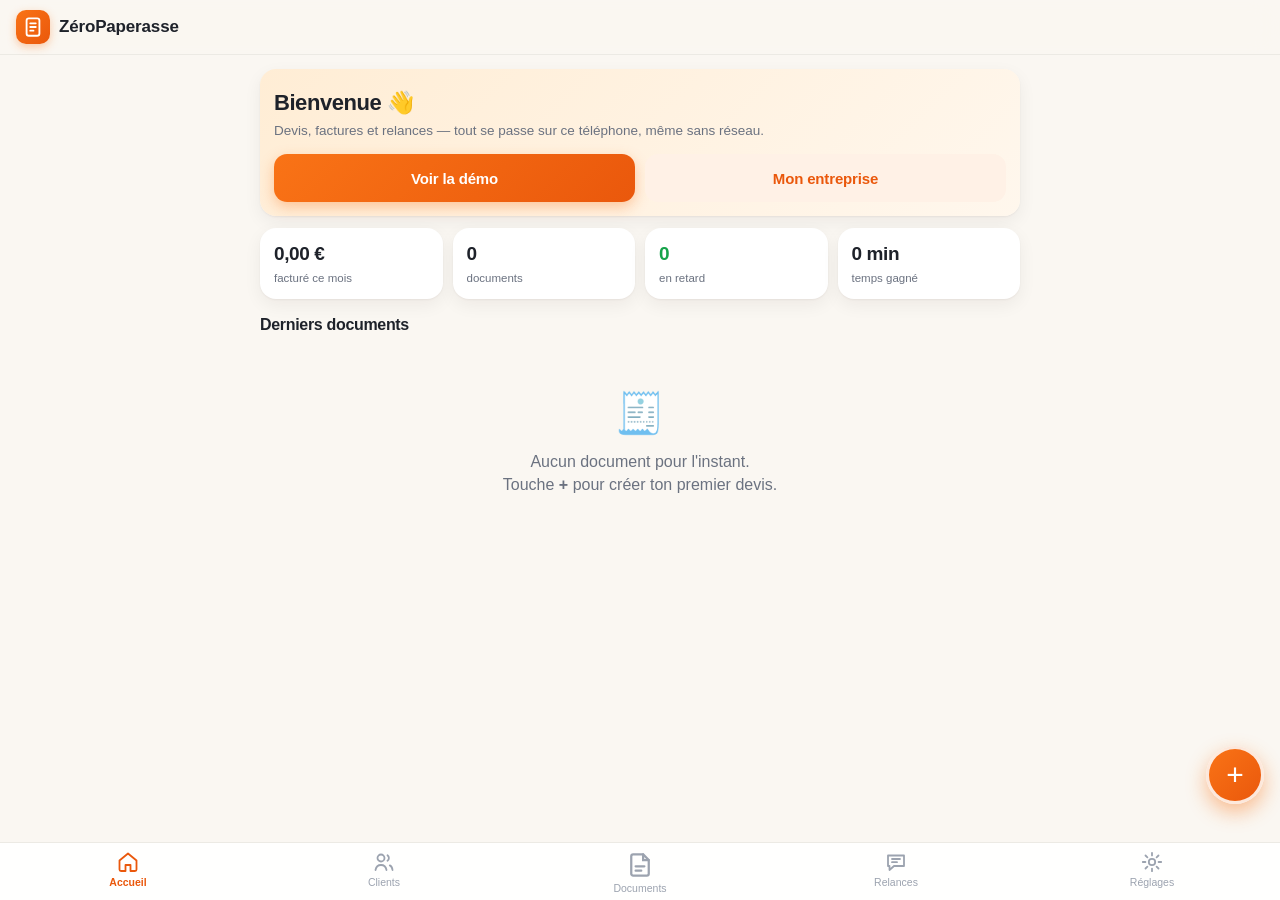
<file: index.html>
<!doctype html>
<html lang="fr">
<head>
<meta charset="utf-8">
<meta name="viewport" content="width=device-width, initial-scale=1, viewport-fit=cover, user-scalable=no">
<title>ZéroPaperasse</title>
<meta name="description" content="Devis, factures, relances et sauvegardes — sans y penser.">
<meta name="theme-color" content="#f97316">
<link rel="manifest" href="manifest.webmanifest">
<link rel="apple-touch-icon" href="icons/icon-180.png">
<meta name="apple-mobile-web-app-capable" content="yes">
<meta name="mobile-web-app-capable" content="yes">
<meta name="apple-mobile-web-app-status-bar-style" content="default">
<meta name="apple-mobile-web-app-title" content="Paperasse">
<link rel="stylesheet" href="style.css">
<link rel="icon" href="icons/icon-192.png">
</head>
<body>
<div id="app">
  <header id="topbar">
    <div class="brand">
      <span class="logo" aria-hidden="true">
        <svg viewBox="0 0 24 24" width="22" height="22" fill="none">
          <rect x="5" y="2.5" width="14" height="19" rx="2.5" stroke="currentColor" stroke-width="2"/>
          <path d="M9 8h6M9 12h6M9 16h3.5" stroke="currentColor" stroke-width="2" stroke-linecap="round"/>
        </svg>
      </span>
      <strong>ZéroPaperasse</strong>
    </div>
    <span id="bizname"></span>
  </header>

  <main id="view" aria-live="polite"></main>

  <nav id="tabbar">
    <button class="tab on" data-v="accueil" aria-label="Accueil">
      <svg viewBox="0 0 24 24" fill="none"><path d="M3.5 10.5 12 3.5l8.5 7v9a1.5 1.5 0 0 1-1.5 1.5h-4.5v-6h-5v6H5a1.5 1.5 0 0 1-1.5-1.5v-9Z" stroke="currentColor" stroke-width="1.8" stroke-linejoin="round"/></svg>
      <span>Accueil</span>
    </button>
    <button class="tab" data-v="clients" aria-label="Clients">
      <svg viewBox="0 0 24 24" fill="none"><circle cx="9" cy="8" r="3.5" stroke="currentColor" stroke-width="1.8"/><path d="M3.5 20c.6-3.4 2.8-5 5.5-5s4.9 1.6 5.5 5" stroke="currentColor" stroke-width="1.8" stroke-linecap="round"/><path d="M15.5 5.2a3.5 3.5 0 0 1 0 5.6M17.8 15.4c1.6.8 2.5 2.3 2.7 4.6" stroke="currentColor" stroke-width="1.8" stroke-linecap="round"/></svg>
      <span>Clients</span>
    </button>
    <button class="tab big" data-v="documents" aria-label="Documents">
      <svg viewBox="0 0 24 24" fill="none"><path d="M7 3.5h7.5L19 8v11a1.5 1.5 0 0 1-1.5 1.5h-11A1.5 1.5 0 0 1 5 19V5A1.5 1.5 0 0 1 6.5 3.5H7Z" stroke="currentColor" stroke-width="1.8" stroke-linejoin="round"/><path d="M14.5 3.5V8H19M8.5 13h7M8.5 16.5h4.5" stroke="currentColor" stroke-width="1.8" stroke-linecap="round"/></svg>
      <span>Documents</span>
    </button>
    <button class="tab" data-v="relances" aria-label="Relances">
      <svg viewBox="0 0 24 24" fill="none"><path d="M4 5.5h16v10.5H10L5.5 20v-4H4V5.5Z" stroke="currentColor" stroke-width="1.8" stroke-linejoin="round"/><path d="M8 9h8M8 12.2h5" stroke="currentColor" stroke-width="1.8" stroke-linecap="round"/></svg>
      <span>Relances</span>
    </button>
    <button class="tab" data-v="reglages" aria-label="Réglages">
      <svg viewBox="0 0 24 24" fill="none"><circle cx="12" cy="12" r="3.2" stroke="currentColor" stroke-width="1.8"/><path d="M12 2.8v2.6M12 18.6v2.6M21.2 12h-2.6M5.4 12H2.8M18.5 5.5l-1.9 1.9M7.4 16.6l-1.9 1.9M18.5 18.5l-1.9-1.9M7.4 7.4 5.5 5.5" stroke="currentColor" stroke-width="1.8" stroke-linecap="round"/></svg>
      <span>Réglages</span>
    </button>
  </nav>
</div>

<div id="sheet-root" hidden>
  <div id="sheet-backdrop"></div>
  <div id="sheet" role="dialog" aria-modal="true">
    <div id="sheet-handle"></div>
    <div id="sheet-head"><h2 id="sheet-title"></h2><button id="sheet-close" aria-label="Fermer">✕</button></div>
    <div id="sheet-body"></div>
  </div>
</div>

<div id="toast" role="status"></div>

<script src="store.js"></script>
<script src="pdf.js"></script>
<script src="facturepdf.js"></script>
<script src="relances.js"></script>
<script src="app.js"></script>
</body>
</html>
</file>
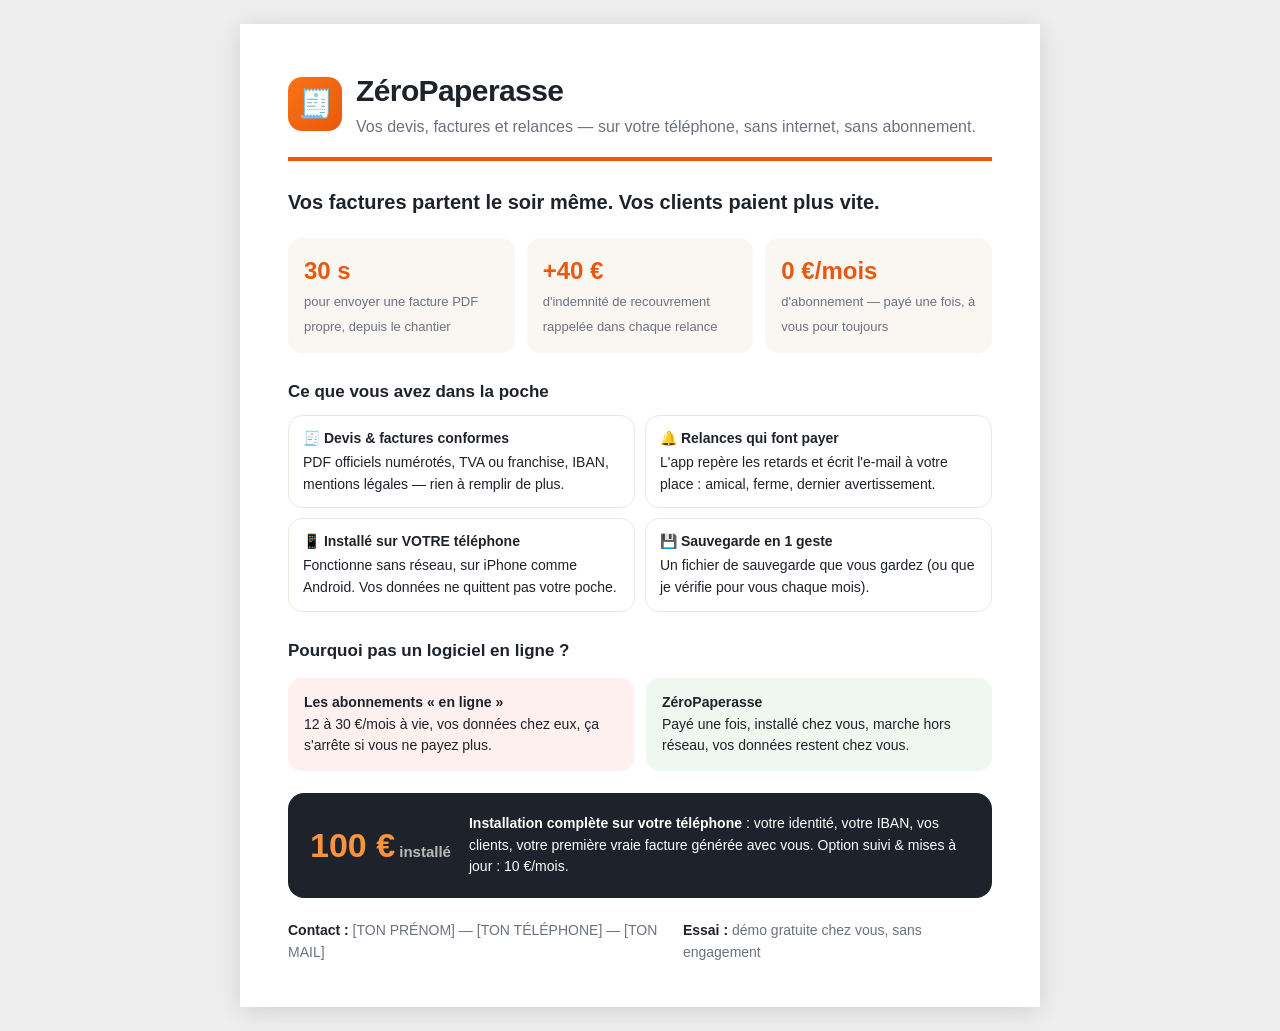
<file: pitch.html>
<!doctype html>
<html lang="fr">
<head>
<meta charset="utf-8">
<meta name="viewport" content="width=device-width, initial-scale=1">
<title>ZéroPaperasse — la page à montrer</title>
<style>
  :root { --orange:#ea580c; --encre:#1e222a; --gris:#6b7280; --fond:#faf7f2; }
  * { box-sizing:border-box; margin:0; }
  body { font:16px/1.55 -apple-system,"Segoe UI",Roboto,sans-serif; color:var(--encre); background:#eee; }
  .page { max-width:800px; margin:24px auto; background:#fff; padding:44px 48px; box-shadow:0 4px 24px rgba(0,0,0,.12); }
  .bandeau { display:flex; align-items:center; gap:14px; border-bottom:4px solid var(--orange); padding-bottom:18px; }
  .logo { width:54px; height:54px; border-radius:14px; background:linear-gradient(135deg,#f97316,#ea580c); display:grid; place-items:center; color:#fff; font-size:28px; }
  h1 { font-size:30px; letter-spacing:-.02em; }
  .slogan { color:var(--gris); }
  .promesse { font-size:20px; font-weight:700; margin:26px 0 6px; }
  .chiffres { display:flex; gap:12px; margin:20px 0; }
  .chiffre { flex:1; background:var(--fond); border-radius:14px; padding:14px 16px; }
  .chiffre b { display:block; font-size:24px; color:var(--orange); }
  .chiffre span { font-size:13px; color:var(--gris); }
  h2 { font-size:17px; margin:26px 0 10px; }
  .modules { display:grid; grid-template-columns:1fr 1fr; gap:10px; }
  .mod { border:1.5px solid #eee7dc; border-radius:14px; padding:12px 14px; font-size:14px; }
  .mod b { display:block; margin-bottom:2px; }
  .vs { display:flex; gap:12px; margin:14px 0; }
  .vs > div { flex:1; border-radius:14px; padding:14px 16px; font-size:14px; }
  .vs .non { background:#fdf0ef; }
  .vs .oui { background:#eef8f0; }
  .tarif { background:var(--encre); color:#fff; border-radius:16px; padding:20px 22px; display:flex; align-items:center; gap:18px; margin-top:22px; }
  .tarif .prix { font-size:34px; font-weight:800; color:#fb923c; white-space:nowrap; }
  .tarif p { font-size:14px; }
  .contact { margin-top:22px; font-size:14px; color:var(--gris); display:flex; justify-content:space-between; }
  .contact b { color:var(--encre); }
  @media print { body { background:#fff; } .page { box-shadow:none; margin:0; max-width:none; } }
</style>
</head>
<body>
<div class="page">
  <div class="bandeau">
    <div class="logo">🧾</div>
    <div>
      <h1>ZéroPaperasse</h1>
      <div class="slogan">Vos devis, factures et relances — sur votre téléphone, sans internet, sans abonnement.</div>
    </div>
  </div>

  <p class="promesse">Vos factures partent le soir même. Vos clients paient plus vite.</p>

  <div class="chiffres">
    <div class="chiffre"><b>30 s</b><span>pour envoyer une facture PDF propre, depuis le chantier</span></div>
    <div class="chiffre"><b>+40 €</b><span>d'indemnité de recouvrement rappelée dans chaque relance</span></div>
    <div class="chiffre"><b>0 €/mois</b><span>d'abonnement — payé une fois, à vous pour toujours</span></div>
  </div>

  <h2>Ce que vous avez dans la poche</h2>
  <div class="modules">
    <div class="mod"><b>🧾 Devis & factures conformes</b>PDF officiels numérotés, TVA ou franchise, IBAN, mentions légales — rien à remplir de plus.</div>
    <div class="mod"><b>🔔 Relances qui font payer</b>L'app repère les retards et écrit l'e-mail à votre place : amical, ferme, dernier avertissement.</div>
    <div class="mod"><b>📱 Installé sur VOTRE téléphone</b>Fonctionne sans réseau, sur iPhone comme Android. Vos données ne quittent pas votre poche.</div>
    <div class="mod"><b>💾 Sauvegarde en 1 geste</b>Un fichier de sauvegarde que vous gardez (ou que je vérifie pour vous chaque mois).</div>
  </div>

  <h2>Pourquoi pas un logiciel en ligne ?</h2>
  <div class="vs">
    <div class="non"><b>Les abonnements « en ligne »</b><br>12 à 30 €/mois à vie, vos données chez eux, ça s'arrête si vous ne payez plus.</div>
    <div class="oui"><b>ZéroPaperasse</b><br>Payé une fois, installé chez vous, marche hors réseau, vos données restent chez vous.</div>
  </div>

  <div class="tarif">
    <div class="prix">100 €<span style="font-size:15px;color:#bbb"> installé</span></div>
    <p><b>Installation complète sur votre téléphone</b> : votre identité, votre IBAN, vos clients, votre première vraie facture générée avec vous. Option suivi & mises à jour : 10 €/mois.</p>
  </div>

  <div class="contact">
    <div><b>Contact :</b> [TON PRÉNOM] — [TON TÉLÉPHONE] — [TON MAIL]</div>
    <div><b>Essai :</b> démo gratuite chez vous, sans engagement</div>
  </div>
</div>
</body>
</html>
</file>
<file: style.css>
/* ZéroPaperasse — thème mobile d'abord (iPhone), chaleureux et net */
:root {
  --bg: #faf7f2;
  --carte: #ffffff;
  --encre: #1e222a;
  --gris: #6b7280;
  --gris-clair: #9ca3af;
  --ligne: #eceae4;
  --orange: #f97316;
  --orange-fonce: #ea580c;
  --orange-clair: #fff1e6;
  --vert: #16a34a;
  --vert-clair: #e8f7ee;
  --rouge: #dc2626;
  --rouge-clair: #fdeaea;
  --bleu: #2563eb;
  --bleu-clair: #e8effd;
  --jaune-clair: #fdf3d7;
  --jaune: #a16207;
  --rayon: 16px;
  --ombre: 0 1px 2px rgba(30, 25, 15, .05), 0 6px 18px rgba(30, 25, 15, .06);
}
* { box-sizing: border-box; -webkit-tap-highlight-color: transparent; }
html { height: 100%; }
body {
  margin: 0; background: var(--bg); color: var(--encre);
  font: 16px/1.45 -apple-system, BlinkMacSystemFont, "SF Pro Text", "Segoe UI", Roboto, sans-serif;
  height: 100dvh; overflow: hidden;
  -webkit-font-smoothing: antialiased;
}
#app { display: flex; flex-direction: column; height: 100dvh; }

/* ---- barre du haut ---- */
#topbar {
  display: flex; align-items: center; justify-content: space-between;
  padding: calc(env(safe-area-inset-top) + 10px) 16px 10px;
  background: rgba(250, 247, 242, .94);
  -webkit-backdrop-filter: saturate(180%) blur(14px); backdrop-filter: saturate(180%) blur(14px);
  border-bottom: 1px solid var(--ligne);
  flex: 0 0 auto; z-index: 30;
}
.brand { display: flex; align-items: center; gap: 9px; font-size: 17px; letter-spacing: -.01em; }
.logo {
  display: grid; place-items: center; width: 34px; height: 34px; border-radius: 10px;
  background: linear-gradient(135deg, var(--orange), var(--orange-fonce)); color: #fff;
  box-shadow: 0 3px 8px rgba(249, 115, 22, .35);
}
#bizname { font-size: 12px; color: var(--gris); max-width: 45%; overflow: hidden; text-overflow: ellipsis; white-space: nowrap; }

/* ---- vue ---- */
#view { flex: 1 1 auto; overflow-y: auto; -webkit-overflow-scrolling: touch; padding: 14px 14px calc(env(safe-area-inset-bottom) + 90px); }
#view > .col { max-width: 680px; margin: 0 auto; }

h1.vue { font-size: 22px; letter-spacing: -.02em; margin: 4px 0 2px; }
p.sous { margin: 0 0 14px; color: var(--gris); font-size: 13.5px; }

/* ---- hero accueil ---- */
.hero {
  background: linear-gradient(135deg, #fb8b3c 0%, var(--orange) 45%, #d9530b 100%);
  border-radius: 22px; padding: 18px 18px 17px; color: #fff;
  box-shadow: 0 12px 26px rgba(234, 88, 12, .30);
  margin-bottom: 12px; position: relative; overflow: hidden;
}
.hero::after {
  content: ""; position: absolute; right: -46px; top: -52px; width: 150px; height: 150px;
  border-radius: 50%; background: rgba(255, 255, 255, .13);
}
.hero-haut { display: flex; justify-content: space-between; align-items: baseline; gap: 10px; font-size: 13.5px; opacity: .95; }
.hero-haut b { font-size: 14px; font-weight: 700; }
.hero-n { font-size: 36px; font-weight: 800; letter-spacing: -.03em; margin-top: 9px; font-variant-numeric: tabular-nums; }
.hero-l { font-size: 12.5px; opacity: .92; margin-top: 3px; }

/* ---- onglets bas ---- */
#tabbar {
  position: fixed; left: 0; right: 0; bottom: 0; z-index: 40;
  display: flex; background: rgba(255, 255, 255, .93);
  -webkit-backdrop-filter: saturate(180%) blur(16px); backdrop-filter: saturate(180%) blur(16px);
  border-top: 1px solid var(--ligne);
  padding-bottom: env(safe-area-inset-bottom);
}
.tab {
  flex: 1; border: 0; background: none; color: var(--gris-clair);
  display: flex; flex-direction: column; align-items: center; gap: 2px;
  font-size: 10.5px; padding: 7px 0 6px; cursor: pointer;
}
.tab svg { width: 24px; height: 24px; }
.tab.on { color: var(--orange-fonce); font-weight: 600; }
.tab.big svg { width: 30px; height: 30px; }

/* ---- cartes & stats ---- */
.carte { background: var(--carte); border-radius: var(--rayon); box-shadow: var(--ombre); padding: 14px; margin-bottom: 12px; }
.grille-stats { display: grid; grid-template-columns: 1fr 1fr; gap: 10px; margin-bottom: 12px; }
.stat { background: var(--carte); border-radius: var(--rayon); box-shadow: var(--ombre); padding: 12px 14px; }
.stat .n { font-size: 19px; font-weight: 800; letter-spacing: -.02em; font-variant-numeric: tabular-nums; }
.stat .l { font-size: 11.5px; color: var(--gris); margin-top: 2px; }
.stat.alerte .n { color: var(--rouge); }
.stat.alerte { box-shadow: inset 0 0 0 1.5px #f6c9c9, var(--ombre); }
.stat.ok .n { color: var(--vert); }

/* ---- boutons ---- */
.btn {
  display: inline-flex; align-items: center; justify-content: center; gap: 7px;
  border: 0; border-radius: 13px; padding: 0 16px; min-height: 48px; font-size: 15px; font-weight: 700;
  letter-spacing: -.01em; cursor: pointer; -webkit-appearance: none; appearance: none;
}
.btn.primaire { background: linear-gradient(135deg, var(--orange), var(--orange-fonce)); color: #fff; box-shadow: 0 5px 14px rgba(249, 115, 22, .35); }
.btn.secondaire { background: var(--orange-clair); color: var(--orange-fonce); }
.btn.neutre { background: #f1efe9; color: var(--encre); }
.btn.danger { background: var(--rouge-clair); color: var(--rouge); }
.btn.mini { min-height: 36px; padding: 0 12px; font-size: 13.5px; border-radius: 11px; }
.btn.large { width: 100%; }
.btn:active { transform: scale(.97); filter: brightness(.97); }

.fab {
  position: fixed; right: 16px; bottom: calc(env(safe-area-inset-bottom) + 96px); z-index: 35;
  width: 58px; height: 58px; border-radius: 50%; border: 0; cursor: pointer;
  background: linear-gradient(135deg, var(--orange), var(--orange-fonce)); color: #fff;
  font-size: 30px; line-height: 1; box-shadow: 0 8px 20px rgba(249, 115, 22, .45);
  border: 3px solid rgba(255, 255, 255, .85);
}

/* ---- contrôle segmenté (style iOS) ---- */
.segmente { display: flex; background: #edeae2; border-radius: 12px; padding: 3px; margin-bottom: 12px; }
.segmente button {
  flex: 1; border: 0; background: transparent; border-radius: 10px; padding: 9px 0;
  font-size: 13.5px; font-weight: 600; color: var(--gris); cursor: pointer;
}
.segmente button.on { background: #fff; color: var(--encre); box-shadow: 0 1px 5px rgba(30, 25, 15, .12); }

/* ---- listes ---- */
.item {
  display: flex; align-items: center; gap: 12px; background: var(--carte);
  border-radius: var(--rayon); box-shadow: var(--ombre); padding: 13px 14px; margin-bottom: 10px;
}
.item .ico {
  flex: 0 0 38px; height: 38px; border-radius: 12px; display: grid; place-items: center;
  background: linear-gradient(135deg, #ffedd5, #ffe0c2); color: var(--orange-fonce);
  font-weight: 800; font-size: 14px;
}
.item .milieu { flex: 1; min-width: 0; }
.item .titre { font-weight: 650; font-size: 15px; overflow: hidden; text-overflow: ellipsis; white-space: nowrap; }
.item .sous { font-size: 12.5px; color: var(--gris); overflow: hidden; text-overflow: ellipsis; white-space: nowrap; }
.item .droite { text-align: right; }
.item .montant { font-weight: 800; font-size: 15px; font-variant-numeric: tabular-nums; }

.chip { display: inline-block; font-size: 11px; font-weight: 700; padding: 3px 9px; border-radius: 99px; }
.chip.payée, .chip.accepté { background: var(--vert-clair); color: var(--vert); }
.chip.retard, .chip.refusé { background: var(--rouge-clair); color: var(--rouge); }
.chip.envoyée, .chip.envoyé { background: var(--bleu-clair); color: var(--bleu); }
.chip.a-envoyer { background: var(--bleu-clair); color: var(--bleu); }
.chip.neutre { background: #f1efe9; color: var(--gris); }
.chip.n1 { background: var(--jaune-clair); color: var(--jaune); }
.chip.n2 { background: #fde8d7; color: #c2410c; }
.chip.n3 { background: var(--rouge-clair); color: var(--rouge); }

.actions { display: flex; gap: 8px; flex-wrap: wrap; margin-top: 9px; }

/* ---- formulaires ---- */
.champ { margin-bottom: 12px; }
.champ label { display: block; font-size: 12.5px; font-weight: 650; color: var(--gris); margin-bottom: 5px; }
.champ input, .champ select, .champ textarea {
  width: 100%; border: 1.5px solid var(--ligne); border-radius: 12px; background: #fff;
  padding: 12px 13px; font-size: 16px; color: var(--encre); -webkit-appearance: none; appearance: none;
}
.champ input:focus, .champ select:focus, .champ textarea:focus { outline: none; border-color: var(--orange); box-shadow: 0 0 0 3.5px rgba(249, 115, 22, .15); }
.champ .deux { display: grid; grid-template-columns: 1fr 1fr; gap: 10px; }
.rangée-lignes { display: grid; grid-template-columns: 1fr 54px 84px 64px 34px; gap: 6px; align-items: center; margin-bottom: 6px; }
.rangée-lignes input { padding: 9px 8px; font-size: 15px; text-align: right; }
.rangée-lignes input:first-child { text-align: left; }
.rangée-lignes .suppr { border: 0; background: var(--rouge-clair); color: var(--rouge); border-radius: 9px; height: 38px; font-size: 15px; }
.entêtes { font-size: 10.5px; color: var(--gris-clair); font-weight: 700; }

/* ---- interrupteur ---- */
.switch { display: flex; align-items: center; justify-content: space-between; padding: 4px 0; }
.switch span { font-size: 14.5px; }
.switch input { width: 48px; height: 29px; -webkit-appearance: none; appearance: none; background: #d8d5cd; border-radius: 99px; position: relative; transition: .18s; cursor: pointer; }
.switch input:checked { background: var(--vert); }
.switch input::after { content: ""; position: absolute; top: 2.5px; left: 2.5px; width: 24px; height: 24px; border-radius: 50%; background: #fff; transition: .18s; box-shadow: 0 1px 3px rgba(0, 0, 0, .25); }
.switch input:checked::after { left: 21.5px; }

/* ---- feuille modale (style iOS) ---- */
#sheet-root { position: fixed; inset: 0; z-index: 60; }
#sheet-backdrop { position: absolute; inset: 0; background: rgba(20, 15, 5, .40); }
#sheet {
  position: absolute; left: 0; right: 0; bottom: 0; max-height: 92dvh;
  background: var(--bg); border-radius: 26px 26px 0 0; display: flex; flex-direction: column;
  animation: monter .24s cubic-bezier(.2, .9, .3, 1);
}
@keyframes monter { from { transform: translateY(48px); opacity: .5; } to { transform: none; opacity: 1; } }
#sheet-handle { width: 40px; height: 5px; border-radius: 99px; background: #d3d0c8; margin: 8px auto 0; }
#sheet-head { display: flex; align-items: center; justify-content: space-between; padding: 8px 16px 6px; }
#sheet-head h2 { font-size: 17px; margin: 0; }
#sheet-close { border: 0; background: #eceae3; color: var(--gris); width: 30px; height: 30px; border-radius: 50%; font-size: 13px; cursor: pointer; }
#sheet-body { overflow-y: auto; padding: 4px 16px calc(env(safe-area-inset-bottom) + 18px); }

/* aperçu PDF */
#apercu-cadre { width: 100%; height: 62dvh; border: 0; border-radius: 14px; background: #fff; box-shadow: var(--ombre); }

/* ---- confirmation intégrée ---- */
.confirm-fond {
  position: fixed; inset: 0; z-index: 90; background: rgba(20, 15, 5, .45);
  display: grid; place-items: center; padding: 24px;
  opacity: 0; transition: opacity .18s;
}
.confirm-fond.on { opacity: 1; }
.confirm-carte {
  background: #fff; border-radius: 20px; padding: 20px 18px; width: 100%; max-width: 350px;
  box-shadow: 0 18px 50px rgba(20, 15, 5, .3); transform: scale(.94); transition: transform .18s;
}
.confirm-fond.on .confirm-carte { transform: scale(1); }
.confirm-carte h3 { margin: 0 0 6px; font-size: 17px; }
.confirm-carte p { margin: 0; color: var(--gris); font-size: 14px; }

/* ---- toast ---- */
#toast {
  position: fixed; left: 50%; bottom: calc(env(safe-area-inset-bottom) + 104px); transform: translateX(-50%) translateY(12px);
  background: #23262d; color: #fff; font-size: 13.5px; font-weight: 600; padding: 11px 18px;
  border-radius: 99px; opacity: 0; pointer-events: none; transition: .22s; z-index: 80; max-width: 86vw; text-align: center;
}
#toast.on { opacity: 1; transform: translateX(-50%) translateY(0); }

/* ---- divers ---- */
.vide { text-align: center; color: var(--gris); padding: 38px 16px; }
.vide .g { font-size: 40px; margin-bottom: 8px; }
.bande-alerte { background: var(--rouge-clair); border-radius: var(--rayon); padding: 13px 15px; margin-bottom: 12px; display: flex; align-items: center; gap: 10px; }
.bande-alerte b { color: var(--rouge); }
.recherche {
  width: 100%; margin-bottom: 12px; border: 1.5px solid var(--ligne); border-radius: 12px;
  background: #fff; padding: 12px 13px; font-size: 16px; -webkit-appearance: none; appearance: none;
}
.recherche:focus { outline: none; border-color: var(--orange); box-shadow: 0 0 0 3.5px rgba(249, 115, 22, .15); }
.total-ligne { display: flex; justify-content: space-between; font-size: 14.5px; padding: 3px 2px; font-variant-numeric: tabular-nums; }
.total-ligne.fort { font-weight: 800; font-size: 16.5px; }
.aide { font-size: 12px; color: var(--gris-clair); margin-top: 4px; }
.séparé { display: flex; gap: 10px; }
.séparé > * { flex: 1; }

@media (min-width: 720px) {
  #view > .col { max-width: 760px; }
  .grille-stats { grid-template-columns: repeat(4, 1fr); }
}
</file>
